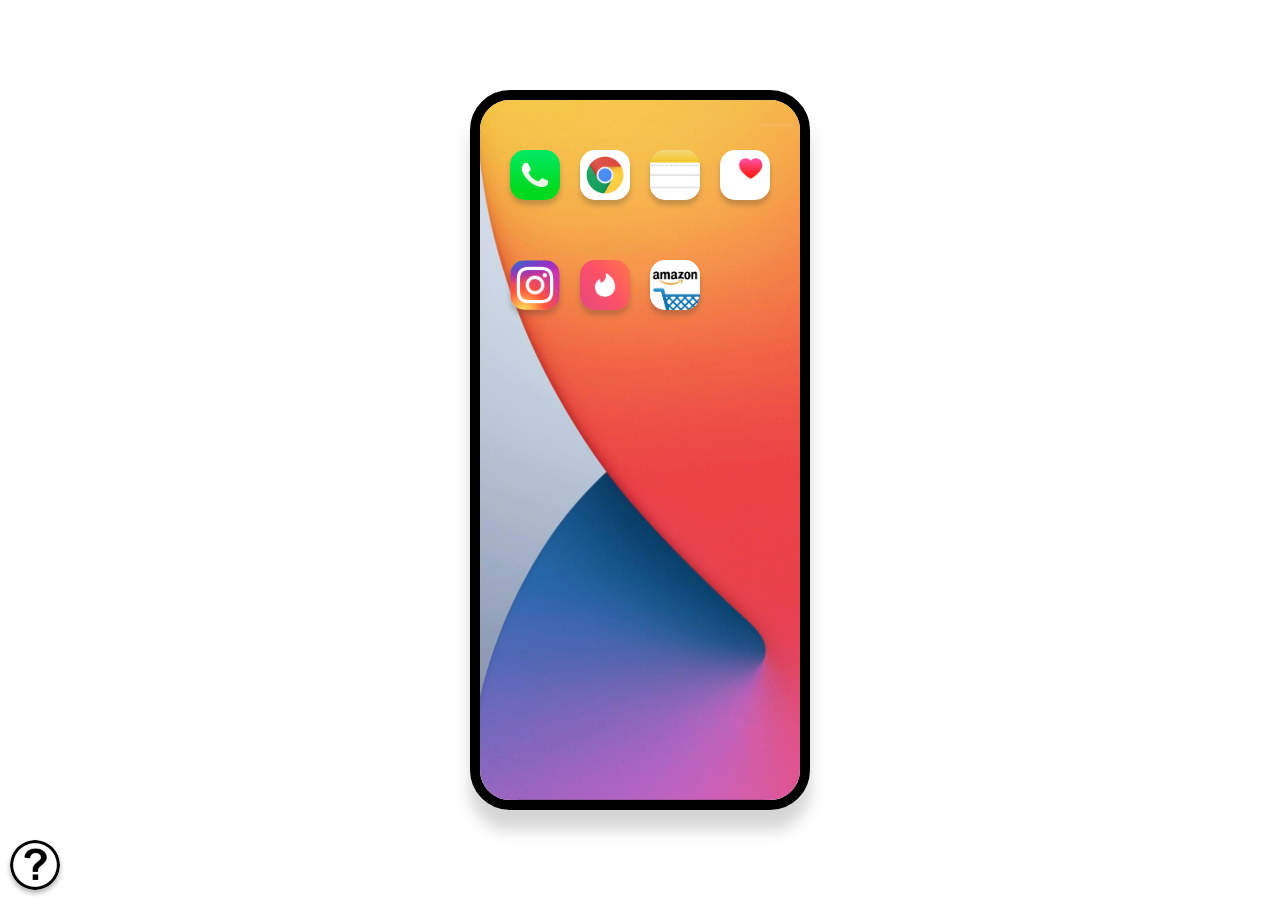
<file: index.html>
<!DOCTYPE html>
<html>
<head>
  <link rel="stylesheet" href="css/style.css" />
</head>
<body>
<div class="balancer"></div>
<div class="iphone">
  <div class="screen">
    <div class="icons">
      <div class="app" id="phone"></div>
      <a href="chrome.html"><div class="app" id="chrome"></div></a>
      <a href="notes.html"><div class="app" id="notes"></div></a>
      <a href="health.html"><div class="app" id="health"></div></a>
    </div>
    <div class="icons">
      <a href="instagram.html"><div class="app_2_row" id="instagram"></div></a>
      <a href="tinder.html"><div class="app_2_row" id="tinder"></div></a>
      <a href="amazon.html"><div class="app_2_row" id="amazon"></div></a>
      <div class="app_asdf"></div>
    </div>
    <div class="overlay" id="overlay">
      <div class="alert-box">
        <p id="phone-alert">You don't feel like calling anybody.</p>
        <button id="okBtn">OK</button>
      </div>
    </div>
  </div>
</div>
<div class="balancer"></div>
<a href="explain.html" class="question-mark-btn" id="question-mark-btn"></a>
<script src="apps.js"></script>
</body>
</html>
</file>
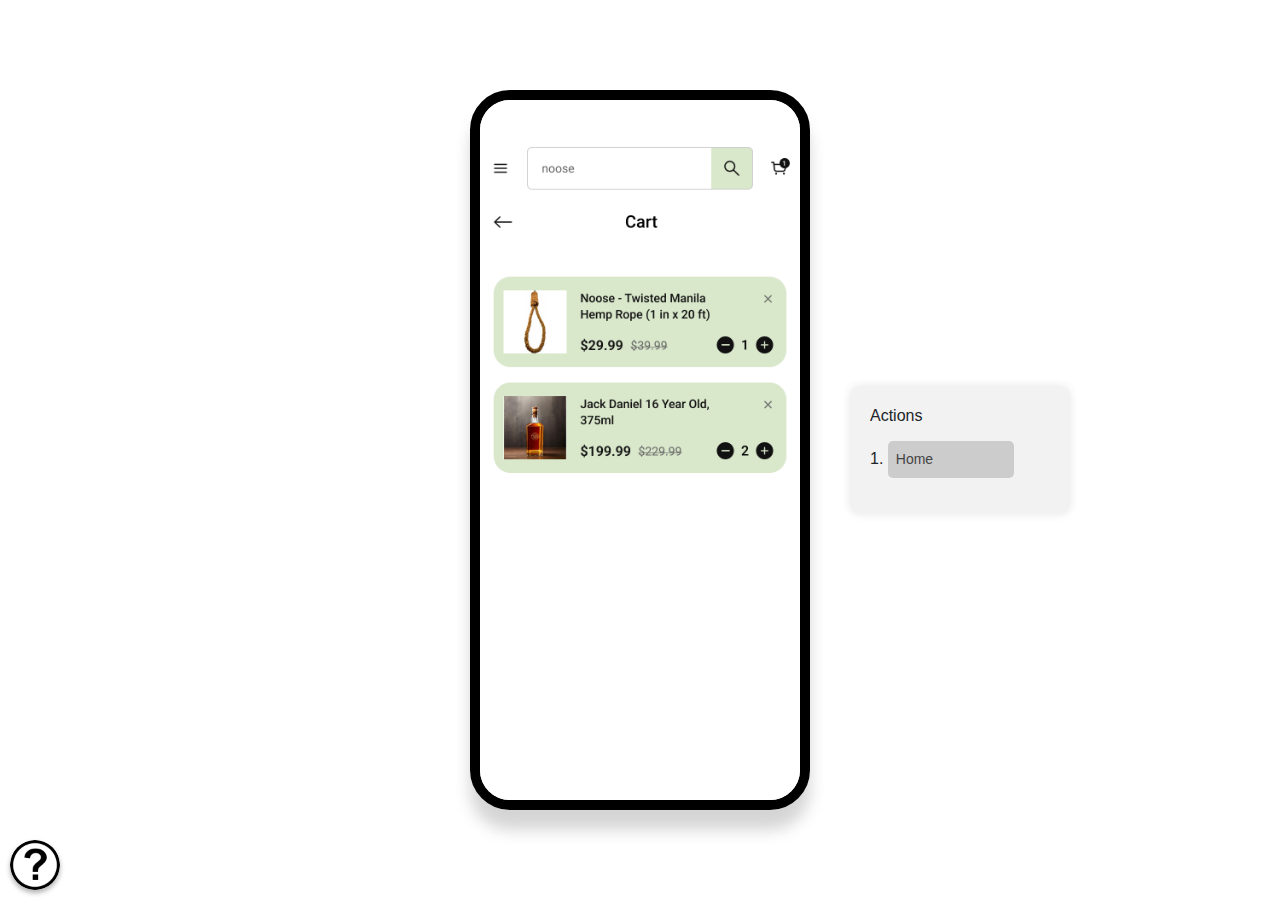
<file: amazon.html>
<!DOCTYPE html>
<html>
<head>
  <link href="css/bootstrap.min.css" rel="stylesheet" type="text/css"/>
  <link href="css/font-awesome.min.css" rel="stylesheet" type="text/css"/>
  <link href="css/insta.css" rel="stylesheet" type="text/css"/>
  <link rel="stylesheet" href="css/style.css" />
</head>
<body>
<div class="balancer"></div>
<div class="iphone-container">
  <div class="iphone">
      <div class="amazon-screen"></div>
  </div>
</div>
<div class="side-panel-container">
  <div class="side-panel">
    <h2>Actions</h2>
    <ul class="action-list">
      <li>1. <button onclick="goToHome()">Home</button></li>
    <!-- Add more buttons for different actions -->
    </ul>
  </div>
</div>
<a href="explain.html" class="question-mark-btn" id="question-mark-btn"></a>
<script src="apps.js"></script>
</body>
</html>
</file>
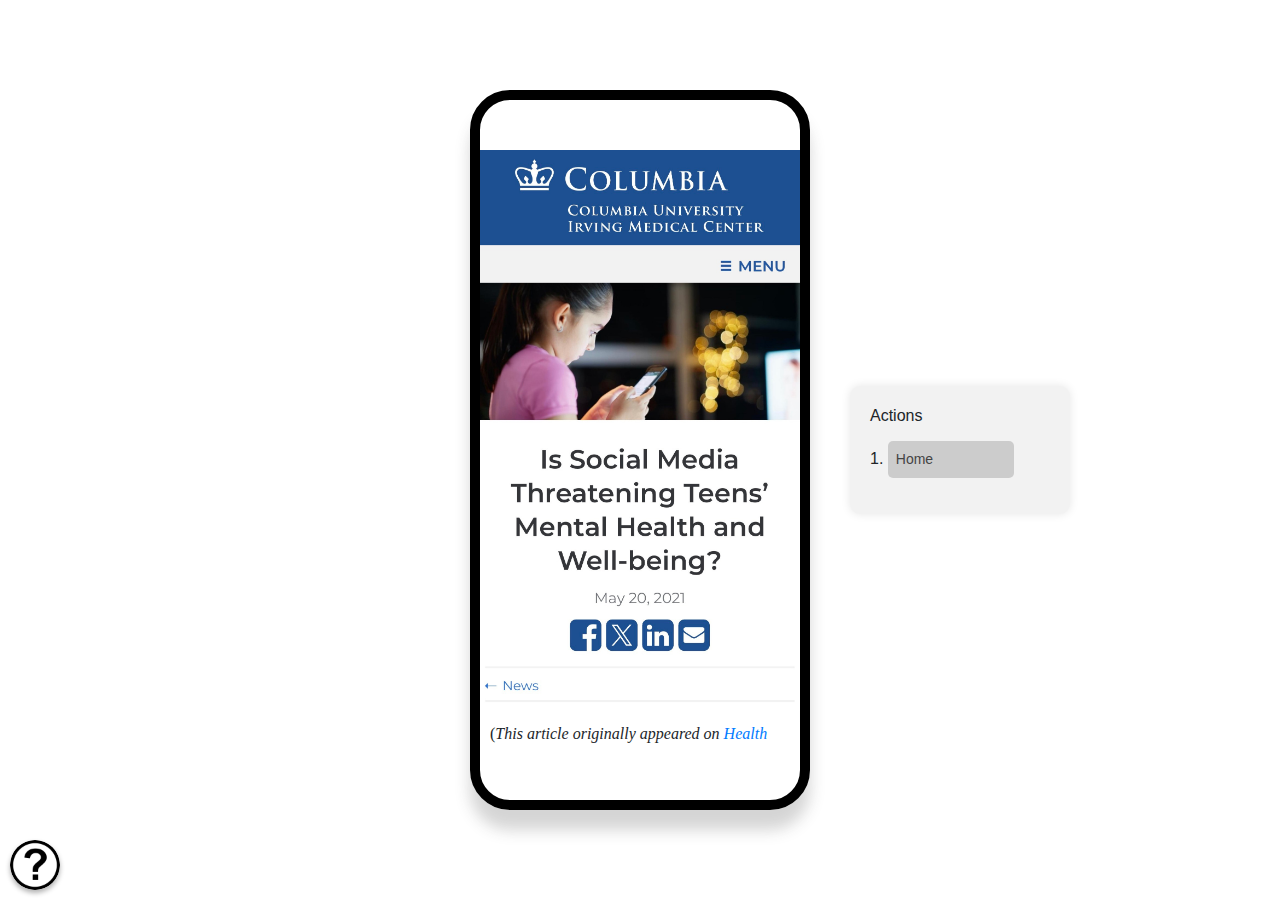
<file: chrome.html>
<!DOCTYPE html>
<html>
<head>
  <link href="css/bootstrap.min.css" rel="stylesheet" type="text/css"/>
  <link href="css/font-awesome.min.css" rel="stylesheet" type="text/css"/>
  <link href="css/insta.css" rel="stylesheet" type="text/css"/>
  <link rel="stylesheet" href="css/style.css" />
</head>
<body>
<div class="balancer"></div>
<div class="iphone-container">
  <div class="iphone">
      <div class="news-screen">
        <div class="news-box">
          <img width="320" src="images/chrome/socialmedia_news.jpg"></img>
          <div class="news-text">
            <p>(<em>This article originally appeared on <a href="https://healthmatters.nyp.org/is-social-media-threatening-teens-mental-health-and-well-being/" data-extlink="" target="_blank" rel="noopener noreferrer">Health Matters<span class="ext"></span></a>.</em>)</p>
            <p>Twelve and a half years old. That’s the average age at which a child opens a social media account. Growing research finds that the more time spent on social media, the more likely a person will experience mental health symptoms like anxiety, isolation, and hopelessness. And according to one recent study, high levels of social media use over the span of four years was associated with increased depression among middle and high school youths.</p>
            <p>We spoke with <a href="https://doctors.columbia.edu/us/ny/new-york/anne-marie-albano-phd-3-columbus-circle">Anne Marie Albano, PhD</a>, director of the&nbsp;<a href="https://www.columbiadoctors.org/childrens-health/specialties/psychiatry-psychology/overview/cucard-anxiety-clinic">Columbia University Clinic for Anxiety and Related Disorders</a> and&nbsp;professor of medical psychology in the Department of Psychiatry at Columbia University Vagelos College of Physicians and Surgeons, to understand just how harmful social media can be, and how to use it in a healthier way.</p>
            <hr>
            <p><strong>How is social media impacting young people’s mental health?</strong><br>
            There are youth, especially those with social anxiety or depression, who may have a tendency to spend more time online and reduce their real, face-to-face contact with other folks. When an individual is not engaging in the world in a healthy way—interacting with others, managing themselves in challenging situations, whether it’s in classes or speaking up in class, going on interviews, dealing with conflict with peers—and instead increase their online presence, this can exacerbate their feelings of alienation, hopelessness, isolation, anxiety, and depression.</p>
            <hr>
            <p><strong>Can you describe how the “culture of comparison” mindset can be particularly damaging?</strong><br>
            Any kid who is prone to concerns about their self-image and who they are, who is anxious about fitting in or what other people think about them, will inevitably compare themselves to the number of likes, friends, or followers other people have when they go online. They are looking at these sites through a negative lens of, “I’m never going to be as good as these people.” That mindset puts them at risk of increasing depression and isolation, and these are all factors that can contribute to feelings of suicide, especially when bullying gets added to the mix.</p>
            <hr>
            <p><strong>Who is most at risk for cyberbullying?</strong><br>
            The more you’re online, the more chances there are of being bullied or harassed or something negative happening. While we don’t have data that determines which gender gets bullied more, per se, we do know that LGBTQ youth are at a higher risk of being targeted and bullied online.</p>
            <hr>
            <p><strong>How much time is too much time on social media?</strong><br>
            According to a Pew Research study, 45% of teens admit that they are online “almost constantly.” So, if kids are online less than a couple of hours a day, they’re doing really well. But for those who spend three to six hours or more a day, that’s when they’re getting into iffy territory. It’s interfering with the time they could be spending with other people or doing things that help with their developmental growth, like engaging in school and extracurricular activities.</p>
            <p>Engaging in the world around you and having social interaction with others help to develop a sense of being part of the community and doing things that enhance your feelings of competency around other people. This engagement is extremely beneficial for your personal growth and development, and it doesn’t happen when you’re online.</p>
            <hr>
            <p><strong>How does social media impact those with attention-deficit disorders?</strong><br>
            Data show that those with ADHD (attention-deficit hyperactivity disorder) can fall into the rabbit hole of more time on social media and less time being in the world. This is especially true when it comes to gaming, because of the way that gaming programs are created; they directly affect the reinforcement systems in the brain in such a way that they’re very stimulating and exciting. When you’re participating in online gaming, you’re experiencing things that make you feel good about yourself, but in reality you’re in isolation from actual face-to-face interactions with people.</p>
            <hr>
            <p><strong>Why is social isolation dangerous?</strong><br>
            Because we live in a social world. It’s healthy for an individual to have at least one or two friends who listen to you, whom you can engage with, and have fun with. And isolation, especially isolation where you are in a world of watching Netflix, scrolling Instagram, or gaming, will increase anxiety and this sensation of unreality, which can give you a false sense of the way the world really works. If you stay online, you may get a false sense that the world is too hurtful or dangerous. A kid might feel, “There’s nothing out there for me. I can’t do anything. I might as well just lose myself in another season of whatever show this is.” And that’s not healthy. You don’t become a productive, contributing member of society.<span aria-hidden="true" class="ck-pullquote ck-pullquote--center" contenteditable="false" data-pullquote="&quot;Isolation, especially isolation where you are in a world of watching Netflix, scrolling Instagram, or gaming, will increase anxiety and this sensation of unreality, which can give you a false sense of the way the world really works.&quot;"> </span></p>
            <hr>
            <p><strong>How does social media impact sleep?</strong><br>
            We know that&nbsp;using screens&nbsp;directly impacts your ability to get good quality of sleep. The bottom line is technology keeps you awake. The artificial light arouses your brain and disrupts the production of melatonin to induce sleep. Studies have shown that sleep deprivation is linked to increased anxiety, stress, depression, and also substance abuse. That’s why it’s so important to disconnect from all screens an hour or more before it’s time to go to sleep.</p>
            <p>This is a big thing for the college students I work with. Many of them sleep with their phones either next to their beds or under their pillows. So, it’s vibrating or dinging all through the night, keeping them awake. Part of this is attributed to the notion of FOMO, or fear of missing out.</p>
            <hr>
            <p><strong>How is FOMO harmful?</strong><br>
            Other than keeping you tethered to your phone all day every day, this fear of missing out encourages young people to constantly try to build up their social media profile in some way, which makes them take risks that can then put them in an awkward position or lead to bullying.</p>
            <hr>
            <p><strong>Are some social media platforms worse than others?</strong><br>
            The honest truth is that there is risk with any platform. Whether it’s swiping on a dating app or posting YouTube videos, there will always be a risk, so it’s important to have a healthy relationship with it early on.</p>
            <hr>
            <p><strong>What are some strategies to help create a healthier relationship with social media?</strong><br>
            In our program for social anxiety at the Columbia University Clinic for Anxiety and Related Disorders, we teach teenagers and young adults how to create healthy boundaries: We work with them on what’s within their comfort zone, what makes sense when it comes to posting and liking other people’s posts, and how to stay safe and avoid buying into risky gimmicks or stunts that may be trending. We also work on how to respond to comments while ignoring others that may be inappropriate and learning when to block people.</p>
            <p>We also teach young people how to set limits on social media use. Mealtimes are a great time to put the phones away. Another healthy habit is to set a time each night when you’ll put all the screens away to give yourself enough time to wind down and prepare the body for sleep. The other thing is getting exercise every day. We teach kids to use what we call “Grandma’s rule” of “First eat your spinach, then you can have ice cream.” So in this case, we teach kids to first go exercise or do their homework or whatever activity that is healthy for them, then they can open up social media.</p>
            <hr>
            <p><strong>What can parents do to help?</strong><br>
            Parents will have to monitor and learn how to limit social media and overall screen time with their kids, starting at an early age. I think parents need to use parental controls until they know that their child is mature enough to manage their own accounts. So, it’s a matter of raising kids with strong family values and staying involved. Parents also have to model putting the phones and screens away themselves. When your kid comes to talk with you at the end of a school day, put the phone down and listen. Modeling this good behavior is critical. <span aria-hidden="true" class="ck-pullquote ck-pullquote--center" contenteditable="false" data-pullquote="&quot;Parents also have to model putting the phones and screens away themselves.&quot;"> </span></p>
            <hr>
            <p><strong>What are some positive aspects of social media?</strong><br>
            When used well, social media can help youth connect in the real world, whether it’s meeting up with like-minded kids, advancing their education, or engaging in healthy interests like art, music, or cooking classes.</p>
            <p>Avoiding social media altogether is nearly impossible these days; plus, it’s where many people find out about local events and activities—like art, music, cooking, hiking clubs, book clubs, you name it—that help them get out and socialize in the world. So, we want people on social media, but we want them to use it wisely.</p>
            <p><b><a href="https://www.cuimc.columbia.edu/news/social-media-threatening-teens-mental-health-and-well-being">Article Source</a></b></p>
            </div>
          </div>
        </div>
      </div>
  </div>
</div>
<div class="side-panel-container">
  <div class="side-panel">
    <h2>Actions</h2>
    <ul class="action-list">
      <li>1. <button onclick="goToHome()">Home</button></li>
    <!-- Add more buttons for different actions -->
    </ul>
  </div>
</div>
<a href="explain.html" class="question-mark-btn" id="question-mark-btn"></a>
<script src="apps.js"></script>
</body>
</html>
</file>
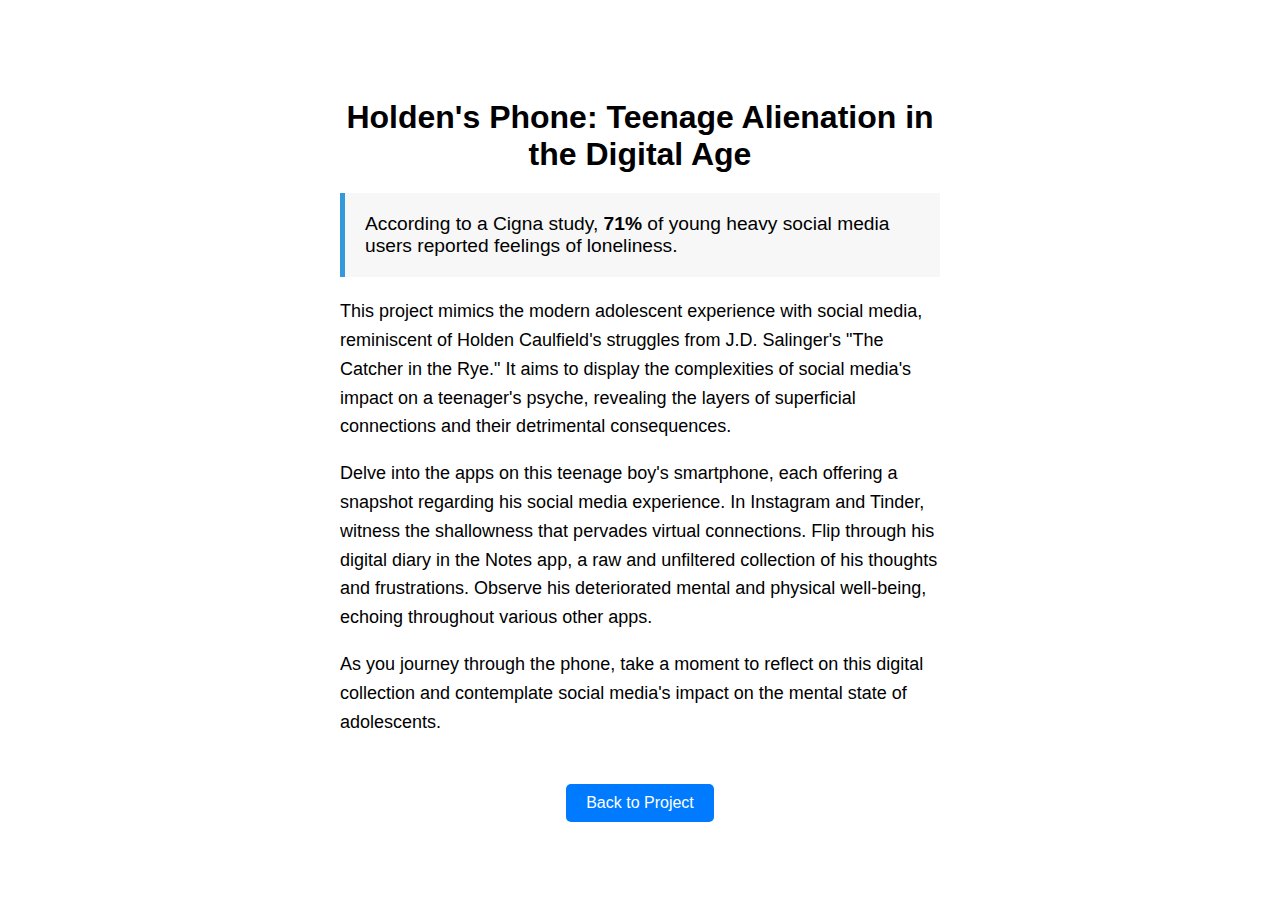
<file: explain.html>
<!DOCTYPE html>
<html lang="en">
<head>
  <link rel="stylesheet" href="css/style.css" /> 
  <meta charset="UTF-8">
  <title>Explanation Page</title>
  <style>
    body {
      font-family: Arial, sans-serif;
      display: flex;
      justify-content: center;
      align-items: center;
      height: 100vh;
      margin: 0;
      text-align: center;
    }

    .explanation {
      max-width: 600px;
      padding: 20px;
    }

    .explanation h1 {
      font-size: 32px;
      margin-bottom: 20px;
    }

    .explanation p {
      font-size: 18px;
      line-height: 1.6;
    }

    .back-button {
      margin-top: 30px;
      display: inline-block;
      padding: 10px 20px;
      text-decoration: none;
      color: #fff;
      background-color: #007bff;
      border-radius: 5px;
      transition: background-color 0.3s ease;
    }

    .back-button:hover {
      background-color: #0056b3;
    }
  </style>
</head>
<body>
  <div class="explanation">
    <h1>Holden's Phone: Teenage Alienation in the Digital Age</h1>
    <div class="left-text">
    <blockquote>
    According to a Cigna study, <b>71%</b> of young heavy social media users reported feelings of loneliness.
    </blockquote>
    <p>
    This project mimics the modern adolescent experience with social media, reminiscent of Holden Caulfield's struggles from J.D. Salinger's "The Catcher in the Rye." It aims to display the complexities of social media's impact on a teenager's psyche, revealing the layers of superficial connections and their detrimental consequences.
    </p>
    <p>
    Delve into the apps on this teenage boy's smartphone, each offering a snapshot regarding his social media experience. In Instagram and Tinder, witness the shallowness that pervades virtual connections. Flip through his digital diary in the Notes app, a raw and unfiltered collection of his thoughts and frustrations. Observe his deteriorated mental and physical well-being, echoing throughout various other apps.
    </p>
    <p>
    As you journey through the phone, take a moment to reflect on this digital collection and contemplate social media's impact on the mental state of adolescents.
    </p>
    </div>
    <a href="index.html" class="back-button">Back to Project</a>
  </div>
</body>
</html>
</file>
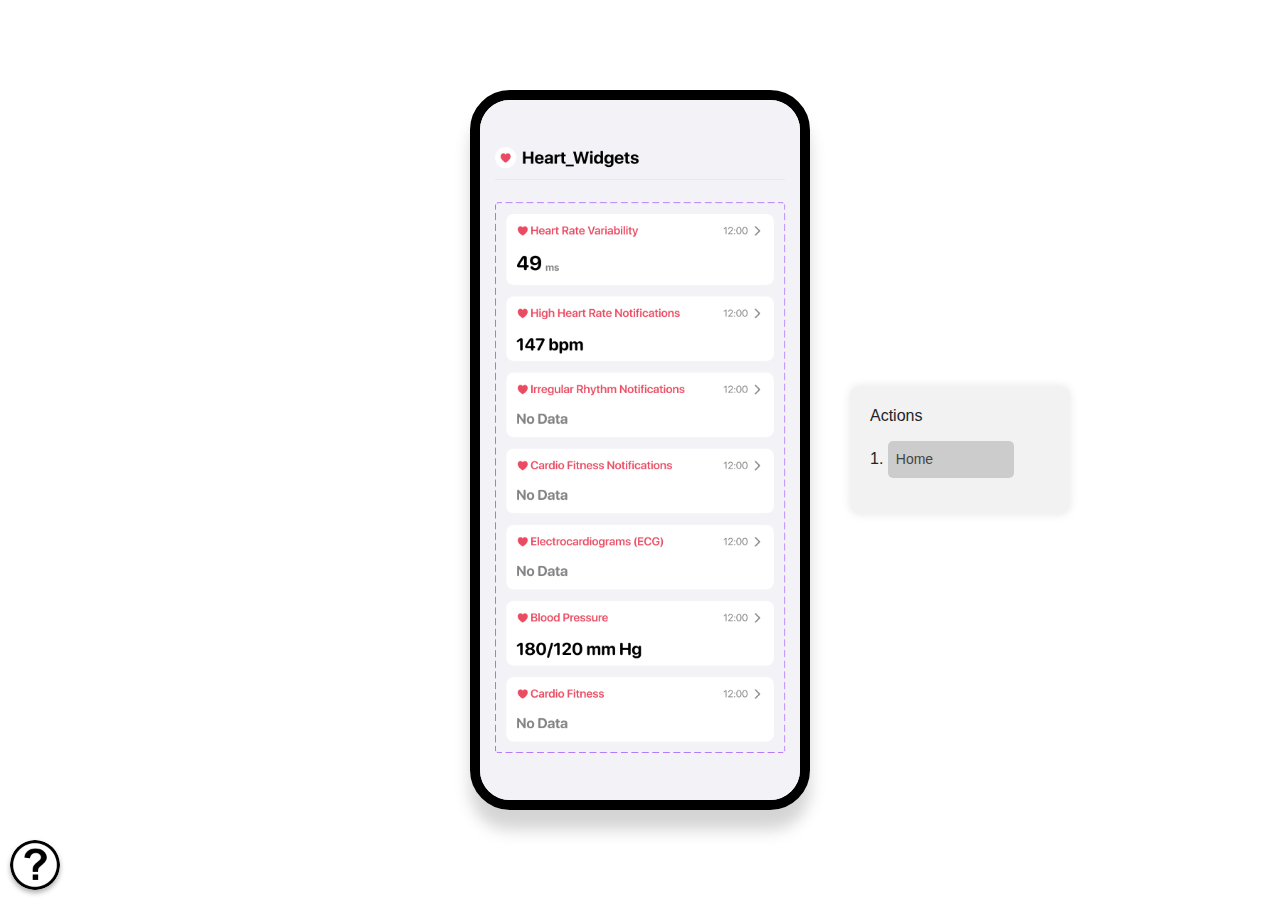
<file: health.html>
<!DOCTYPE html>
<html>
<head>
  <link href="css/bootstrap.min.css" rel="stylesheet" type="text/css"/>
  <link href="css/font-awesome.min.css" rel="stylesheet" type="text/css"/>
  <link href="css/insta.css" rel="stylesheet" type="text/css"/>
  <link rel="stylesheet" href="css/style.css" />
</head>
<body>
<div class="balancer"></div>
<div class="iphone-container">
  <div class="iphone">
      <div class="health-screen"></div>
  </div>
</div>
<div class="side-panel-container">
  <div class="side-panel">
    <h2>Actions</h2>
    <ul class="action-list">
      <li>1. <button onclick="goToHome()">Home</button></li>
    <!-- Add more buttons for different actions -->
    </ul>
  </div>
</div>
<a href="explain.html" class="question-mark-btn" id="question-mark-btn"></a>
<script src="apps.js"></script>
</body>
</html>
</file>
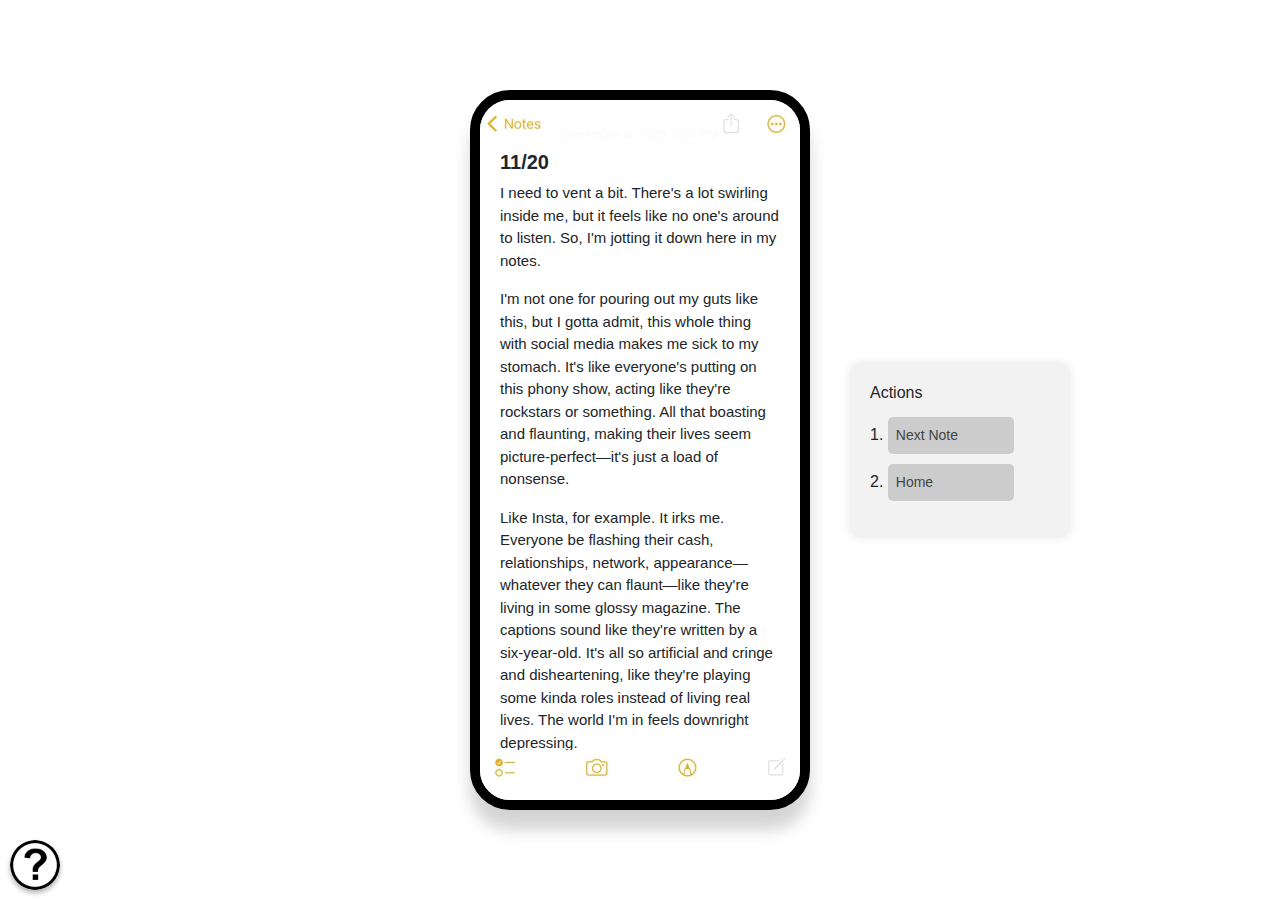
<file: notes.html>
<!DOCTYPE html>
<html>
<head>
  <link href="css/bootstrap.min.css" rel="stylesheet" type="text/css"/>
  <link href="css/font-awesome.min.css" rel="stylesheet" type="text/css"/>
  <link href="css/insta.css" rel="stylesheet" type="text/css"/>
  <link rel="stylesheet" href="css/style.css" />
</head>
<body>
<div class="balancer"></div>
<div class="iphone-container">
  <div class="iphone">
      <div class="notes-screen">
        <div class="diary-box">
          <div class="diary-writing">
            <h5><b>11/20</b></h5>
            <p>I need to vent a bit. There's a lot swirling inside me, but it feels like no one's around to listen. So, I'm jotting it down here in my notes.</p>

            <p>I'm not one for pouring out my guts like this, but I gotta admit, this whole thing with social media makes me sick to my stomach. It's like everyone's putting on this phony show, acting like they're rockstars or something. All that boasting and flaunting, making their lives seem picture-perfect—it's just a load of nonsense.</p>

            <p>Like Insta, for example. It irks me. Everyone be flashing their cash, relationships, network, appearance—whatever they can flaunt—like they're living in some glossy magazine. The captions sound like they're written by a six-year-old. It's all so artificial and cringe and disheartening, like they're playing some kinda roles instead of living real lives. The world I'm in feels downright depressing.</p>

            <p>I don't know, maybe I can't change much about it. Maybe I'm just being a social reject.</p>

            <p>I thought of grabbing some whiskey and finding company this week—some kind of remedy for this soulless virtual world.</p>
          </div>
        </div>
      </div>
  </div>
</div>
<div class="side-panel-container">
  <div class="side-panel">
    <h2>Actions</h2>
    <ul class="action-list">
      <li>1. <button onclick="nextNote()">Next Note</button></li>
      <li>2. <button onclick="goToHome()">Home</button></li>
    <!-- Add more buttons for different actions -->
    </ul>
  </div>
</div>
<a href="explain.html" class="question-mark-btn" id="question-mark-btn"></a>
<script src="apps.js"></script>
</body>
</html>
</file>
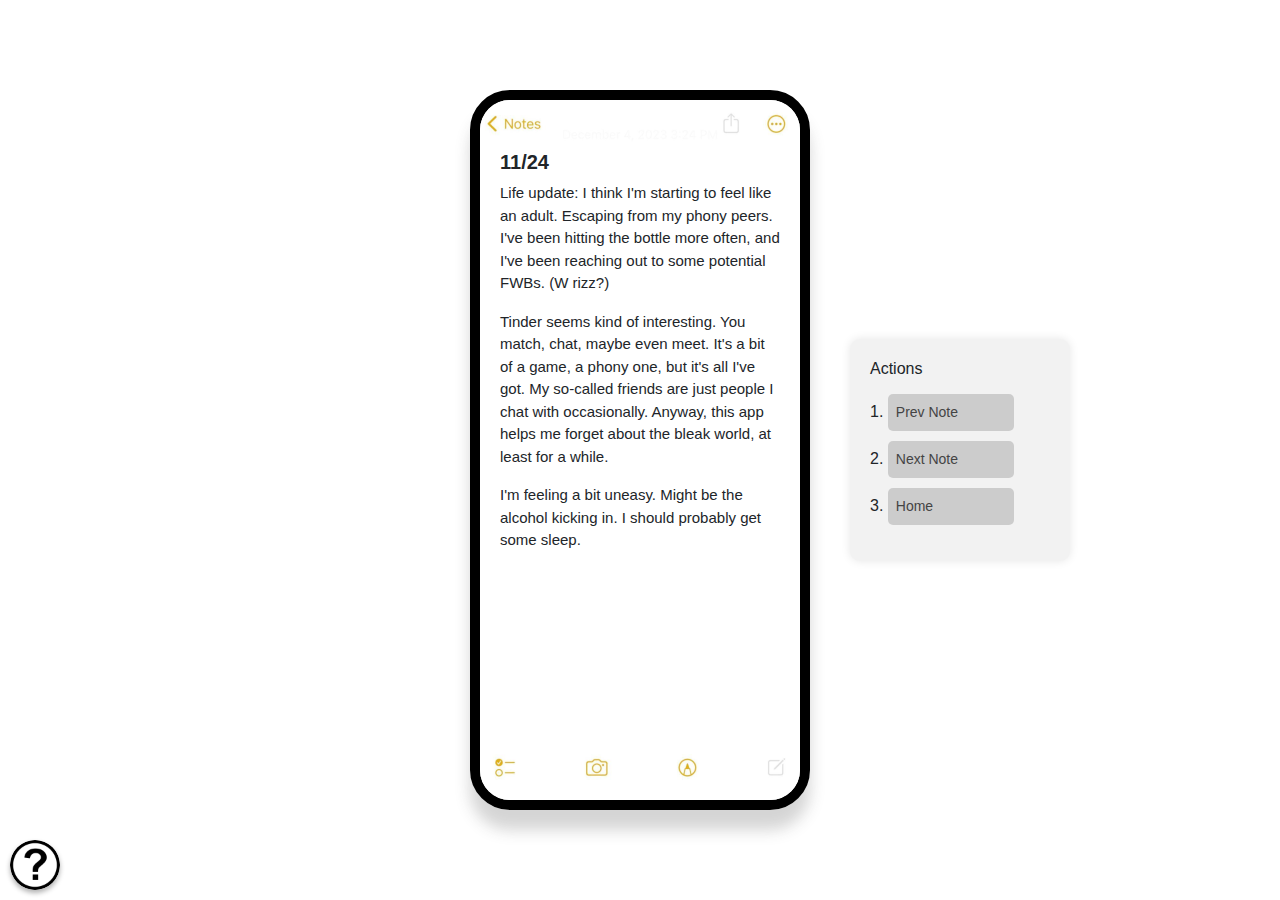
<file: notes2.html>
<!DOCTYPE html>
<html>
<head>
  <link href="css/bootstrap.min.css" rel="stylesheet" type="text/css"/>
  <link href="css/font-awesome.min.css" rel="stylesheet" type="text/css"/>
  <link href="css/insta.css" rel="stylesheet" type="text/css"/>
  <link rel="stylesheet" href="css/style.css" />
</head>
<body>
<div class="balancer"></div>
<div class="iphone-container">
  <div class="iphone">
      <div class="notes-screen">
        <div class="diary-box">
          <div class="diary-writing">
            <h5><b>11/24</b></h5>
            <p>Life update: I think I'm starting to feel like an adult. Escaping from my phony peers. I've been hitting the bottle more often, and I've been reaching out to some potential FWBs. (W rizz?)</p>

<p>Tinder seems kind of interesting. You match, chat, maybe even meet. It's a bit of a game, a phony one, but it's all I've got. My so-called friends are just people I chat with occasionally. Anyway, this app helps me forget about the bleak world, at least for a while.</p>

<p>I'm feeling a bit uneasy. Might be the alcohol kicking in. I should probably get some sleep.</p>
          </div>
        </div>
      </div>
  </div>
</div>
<div class="side-panel-container">
  <div class="side-panel">
    <h2>Actions</h2>
    <ul class="action-list">
      <li>1. <button onclick="prevNote()">Prev Note</button></li>
      <li>2. <button onclick="nextNote()">Next Note</button></li>
      <li>3. <button onclick="goToHome()">Home</button></li>
    <!-- Add more buttons for different actions -->
    </ul>
  </div>
</div>
<a href="explain.html" class="question-mark-btn" id="question-mark-btn"></a>
<script src="apps.js"></script>
</body>
</html>
</file>
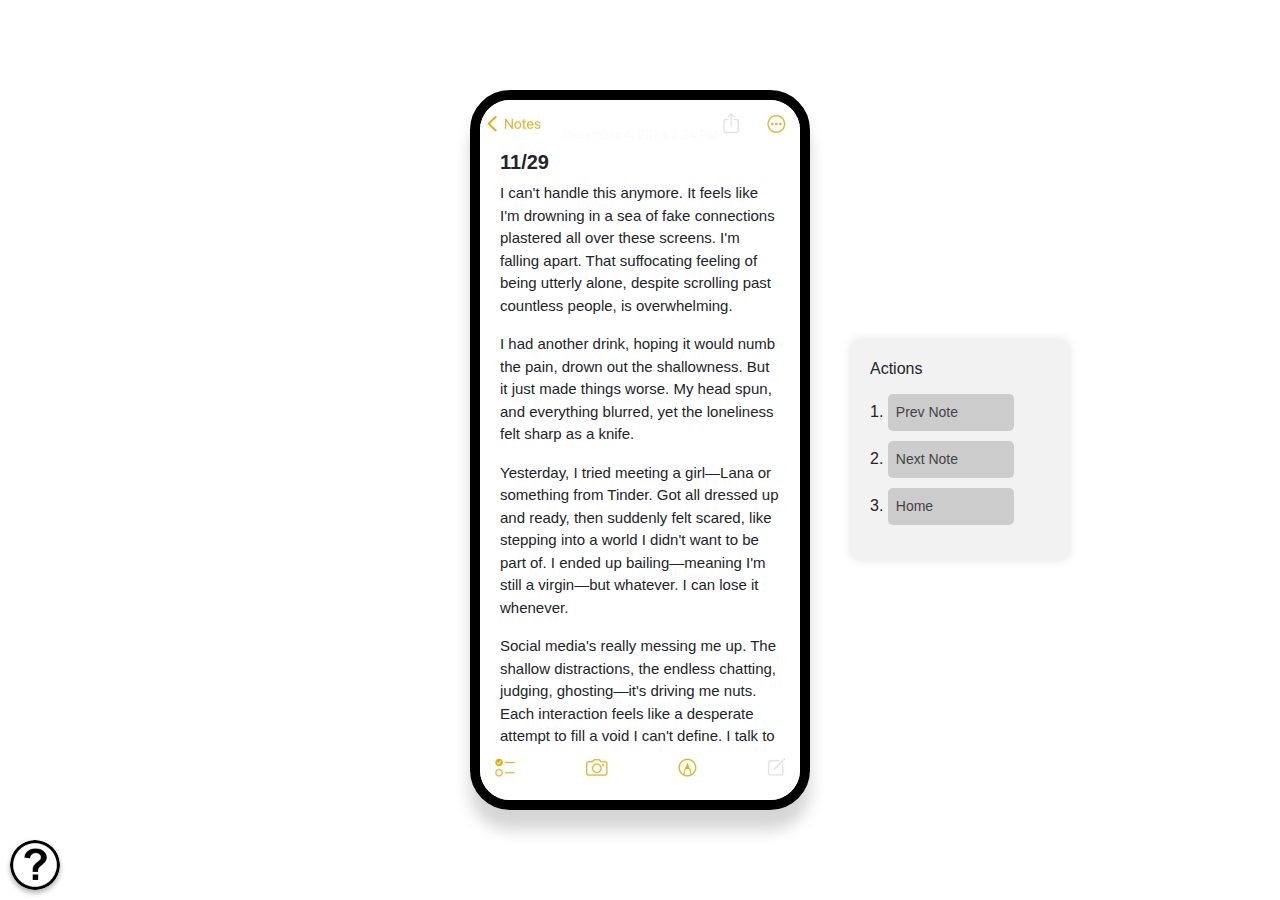
<file: notes3.html>
<!DOCTYPE html>
<html>
<head>
  <link href="css/bootstrap.min.css" rel="stylesheet" type="text/css"/>
  <link href="css/font-awesome.min.css" rel="stylesheet" type="text/css"/>
  <link href="css/insta.css" rel="stylesheet" type="text/css"/>
  <link rel="stylesheet" href="css/style.css" />
</head>
<body>
<div class="balancer"></div>
<div class="iphone-container">
  <div class="iphone">
      <div class="notes-screen">
        <div class="diary-box">
          <div class="diary-writing">
            <h5><b>11/29</b></h5>
            <p>I can't handle this anymore. It feels like I'm drowning in a sea of fake connections plastered all over these screens. I'm falling apart. That suffocating feeling of being utterly alone, despite scrolling past countless people, is overwhelming.</p>

<p>I had another drink, hoping it would numb the pain, drown out the shallowness. But it just made things worse. My head spun, and everything blurred, yet the loneliness felt sharp as a knife.</p>

<p>Yesterday, I tried meeting a girl—Lana or something from Tinder. Got all dressed up and ready, then suddenly felt scared, like stepping into a world I didn't want to be part of. I ended up bailing—meaning I'm still a virgin—but whatever. I can lose it whenever.</p>

<p>Social media's really messing me up. The shallow distractions, the endless chatting, judging, ghosting—it's driving me nuts. Each interaction feels like a desperate attempt to fill a void I can't define. I talk to people, hoping for a connection that never arrives.</p>

<p>The more I try, the more disconnected I become. It's eating away at me. I'm tired of pretending everything's fine, pretending I'm not sinking deeper into this emptiness. I feel unbearably lonely. Help. Please help.</p>
          </div>
        </div>
      </div>
  </div>
</div>
<div class="side-panel-container">
  <div class="side-panel">
    <h2>Actions</h2>
    <ul class="action-list">
      <li>1. <button onclick="prevNote()">Prev Note</button></li>
      <li>2. <button onclick="nextNote()">Next Note</button></li>
      <li>3. <button onclick="goToHome()">Home</button></li>
    <!-- Add more buttons for different actions -->
    </ul>
  </div>
</div>
<a href="explain.html" class="question-mark-btn" id="question-mark-btn"></a>
<script src="apps.js"></script>
</body>
</html>
</file>
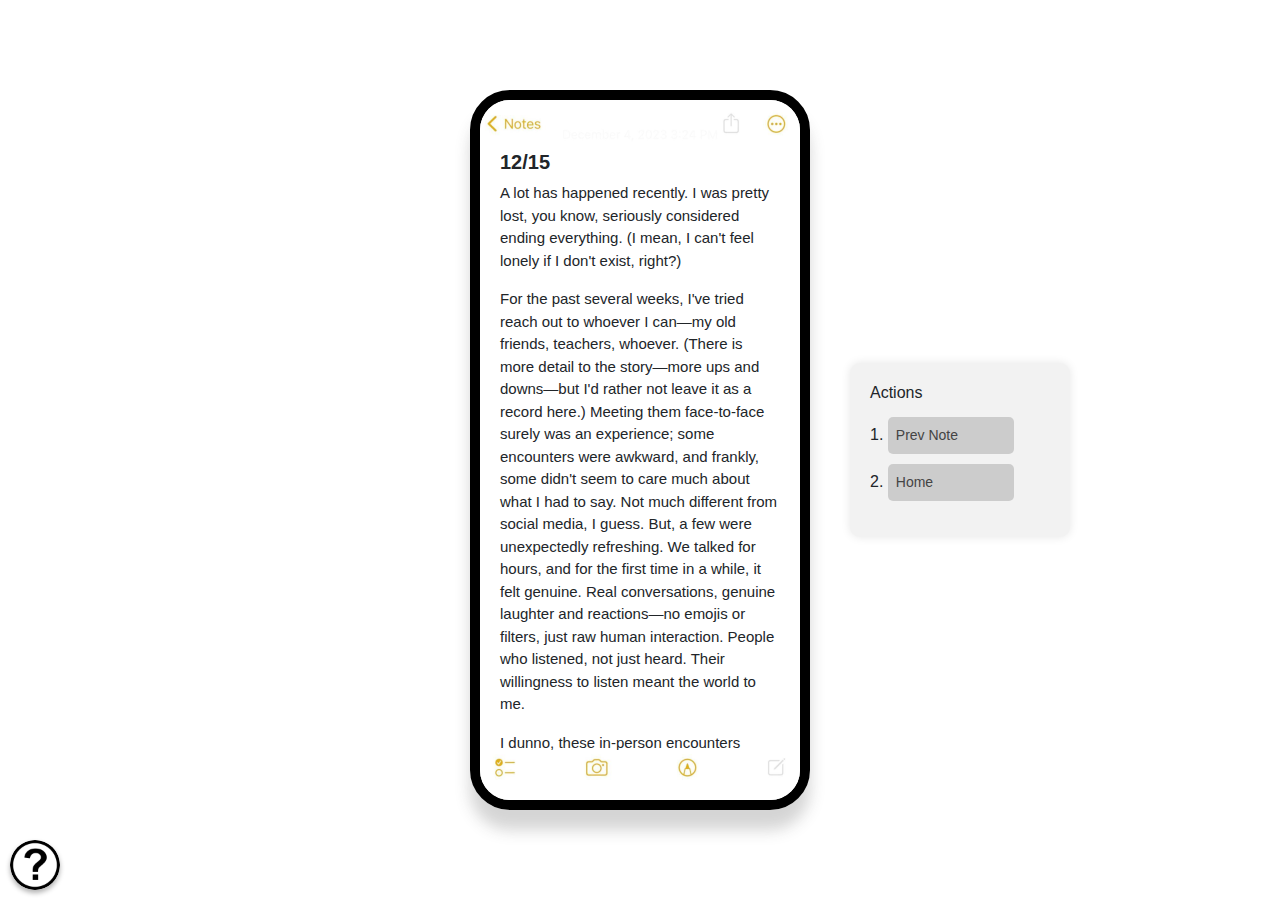
<file: notes4.html>
<!DOCTYPE html>
<html>
<head>
  <link href="css/bootstrap.min.css" rel="stylesheet" type="text/css"/>
  <link href="css/font-awesome.min.css" rel="stylesheet" type="text/css"/>
  <link href="css/insta.css" rel="stylesheet" type="text/css"/>
  <link rel="stylesheet" href="css/style.css" />
</head>
<body>
<div class="balancer"></div>
<div class="iphone-container">
  <div class="iphone">
      <div class="notes-screen">
        <div class="diary-box">
          <div class="diary-writing">
            <h5><b>12/15</b></h5>
            <p>
            A lot has happened recently. I was pretty lost, you know, seriously considered ending everything. (I mean, I can't feel lonely if I don't exist, right?)
            </p>
            <p>
            For the past several weeks, I've tried reach out to whoever I can—my old friends, teachers, whoever. (There is more detail to the story—more ups and downs—but I'd rather not leave it as a record here.) Meeting them face-to-face surely was an experience; some encounters were awkward, and frankly, some didn't seem to care much about what I had to say. Not much different from social media, I guess. But, a few were unexpectedly refreshing. We talked for hours, and for the first time in a while, it felt genuine. Real conversations, genuine laughter and reactions—no emojis or filters, just raw human interaction. People who listened, not just heard. Their willingness to listen meant the world to me.
            </p>
            <p>
            I dunno, these in-person encounters kinda saved me, at least for now. It made me realize that perhaps, just maybe, there's still a chance for authentic connections in this world. I'm starting to believe that I don't need those flashy profiles or hollow conversations behind screens; what I need are real people and real moments. Breaking free from this virtual world.
            </p>
            <p>
            And apparently, this isolation issue from social media isn't just my problem. I've googled and found that many people feel the same way. It's like this whole virtual world is suffocating us. I dunno, I guess it's kinda reassuring knowing I'm not alone in navigating this suffocating digital world.
            </p>
            <p>
            Anyway, it might be time to dial back on social media. I mean, seriously, scrolling through all that nonsense isn't doing me any favors. And about the drinking thing, yeah, I'm thinking it's not doing me any favors either. Maybe it's time to hit pause on that too. It's like a step towards finding my own vibe—I'm just ready to swap the screen time for something more real.
            </p>
          </div>
        </div>
      </div>
  </div>
</div>
<div class="side-panel-container">
  <div class="side-panel">
    <h2>Actions</h2>
    <ul class="action-list">
      <li>1. <button onclick="prevNote()">Prev Note</button></li>
      <li>2. <button id="phone-activator" onclick="goToHome()">Home</button></li>
    <!-- Add more buttons for different actions -->
    </ul>
  </div>
</div>
<a href="explain.html" class="question-mark-btn" id="question-mark-btn"></a>
<script src="apps.js"></script>
</body>
</html>
</file>
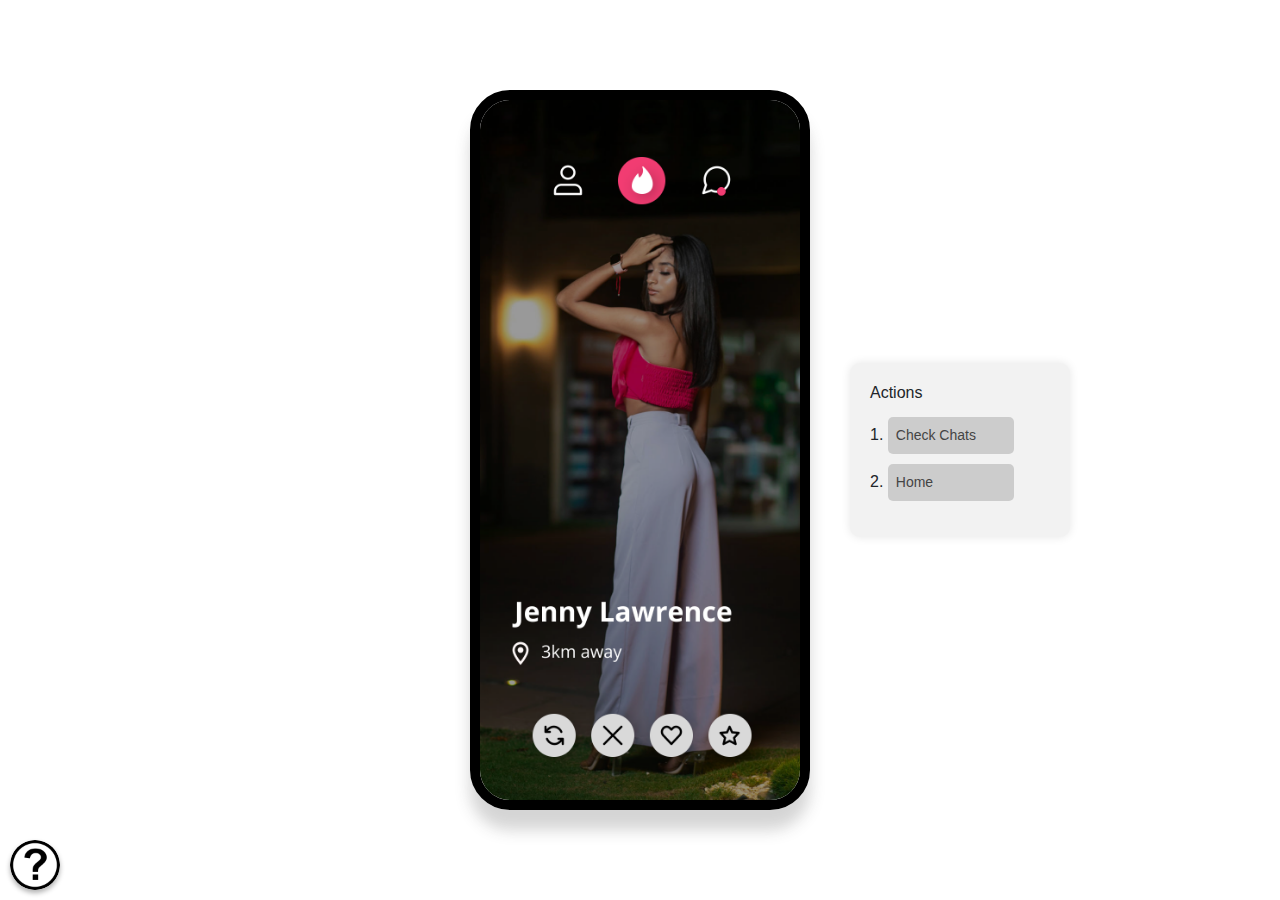
<file: tinder.html>
<!DOCTYPE html>
<html>
<head>
  <link href="css/bootstrap.min.css" rel="stylesheet" type="text/css"/>
  <link href="css/font-awesome.min.css" rel="stylesheet" type="text/css"/>
  <link href="css/insta.css" rel="stylesheet" type="text/css"/>
  <link rel="stylesheet" href="css/style.css" />
</head>
<body>
<div class="balancer"></div>
<div class="iphone-container">
  <div class="iphone">
      <div class="tinder-screen"></div>
  </div>
</div>
<div class="side-panel-container">
  <div class="side-panel">
    <h2>Actions</h2>
    <ul class="action-list">
      <li>1. <button onclick="goTinderChat()">Check Chats</button></li>
      <li>2. <button onclick="goToHome()">Home</button></li>
    <!-- Add more buttons for different actions -->
    </ul>
  </div>
</div>
<a href="explain.html" class="question-mark-btn" id="question-mark-btn"></a>
<script src="apps.js"></script>
</body>
</html>
</file>
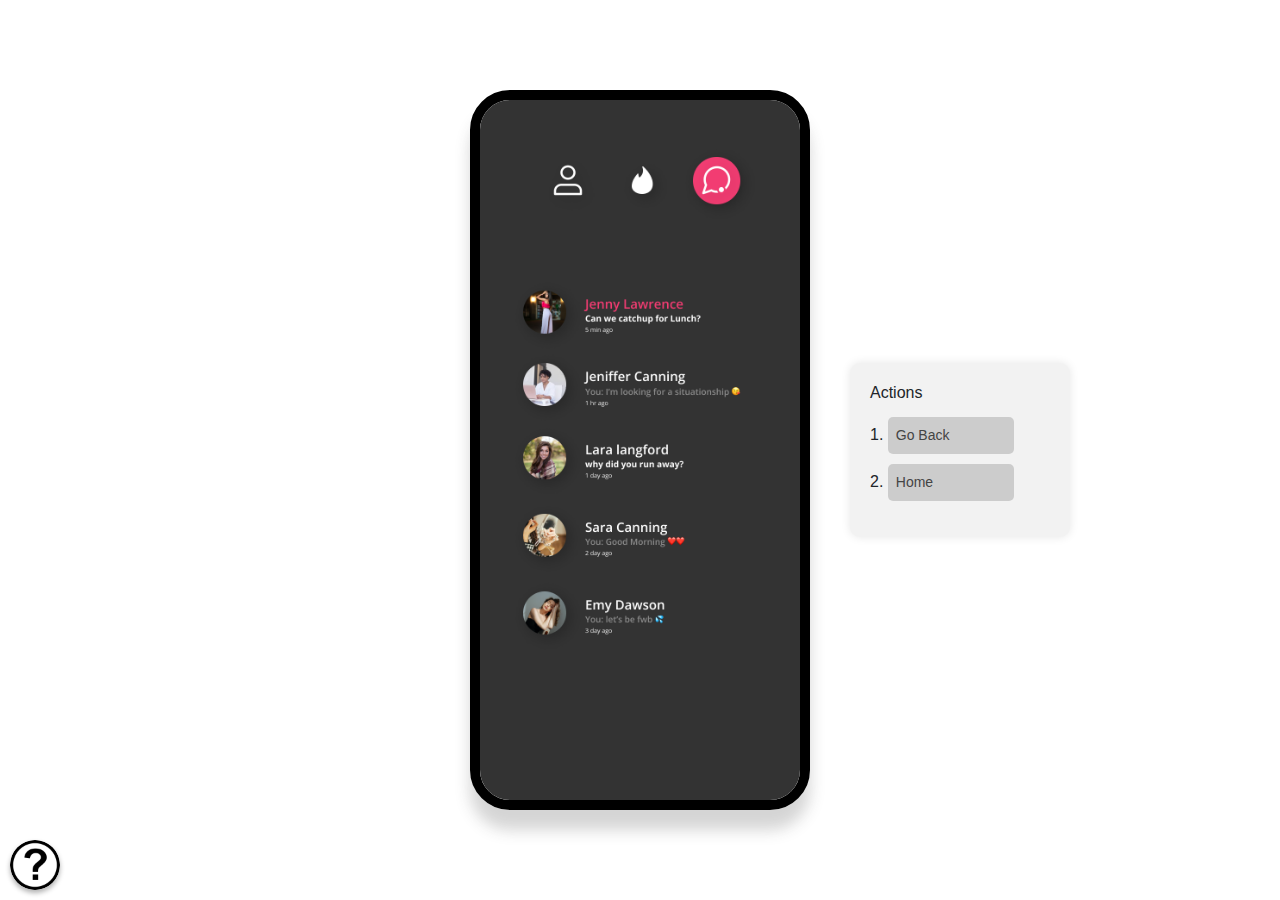
<file: tinder2.html>
<!DOCTYPE html>
<html>
<head>
  <link href="css/bootstrap.min.css" rel="stylesheet" type="text/css"/>
  <link href="css/font-awesome.min.css" rel="stylesheet" type="text/css"/>
  <link href="css/insta.css" rel="stylesheet" type="text/css"/>
  <link rel="stylesheet" href="css/style.css" />
</head>
<body>
<div class="balancer"></div>
<div class="iphone-container">
  <div class="iphone">
      <div class="tinder2-screen"></div>
  </div>
</div>
<div class="side-panel-container">
  <div class="side-panel">
    <h2>Actions</h2>
    <ul class="action-list">
      <li>1. <button onclick="goTinderBack()">Go Back</button></li>
      <li>2. <button onclick="goToHome()">Home</button></li>
    <!-- Add more buttons for different actions -->
    </ul>
  </div>
</div>
<a href="explain.html" class="question-mark-btn" id="question-mark-btn"></a>
<script src="apps.js"></script>
</body>
</html>
</file>
<file: css/style.css>
html {
  height:100%;
}
.iphone {
  margin:auto;
  margin-top: 0;
  margin-bottom: 0;
  border:10px solid black;
  border-radius:40px;
  width:320px;
  height:700px;
  position:relative;
  box-shadow:0px 20px 15px #33333335;
}
.notch {
  z-index:50;
  top:0;
  left:62px;
  position:absolute;
  background:#000000;
  width:200px;
  height:30px;
  border-radius:0px 0px 20px 20px;
}
.screen {
  z-index:10;
  position:absolute;
  background:url("../images/iphone/background.jpeg");
  background-size:cover;
  width:100%;
  height:100%;
  border-radius:30px;
}

.insta-screen {
  z-index:10;
  position:absolute;
  /* background:url("../images/insta/instabg.png"); */
  background-size:cover;
  width:100%;
  height:100%;
  border-radius:30px;
  overflow-y: scroll;
}

.health-screen {
  z-index:10;
  position:absolute;
  background:url("../images/health/healthbg.png");
  background-size:cover;
  width:100%;
  height:100%;
  border-radius:30px;
  overflow-y: scroll;
}

.tinder-screen {
  z-index:10;
  position:absolute;
  background:url("../images/tinder/tinder1.png");
  background-size:cover;
  width:100%;
  height:100%;
  border-radius:30px;
}

.tinder2-screen {
  z-index:10;
  position:absolute;
  background:url("../images/tinder/tinder2.png");
  background-size:cover;
  width:100%;
  height:100%;
  border-radius:30px;
}

.amazon-screen {
  z-index:10;
  position:absolute;
  background:url("../images/amazon/amazonbg.png");
  background-size:cover;
  width:100%;
  height:100%;
  border-radius:30px;
}

.notes-screen {
  z-index:10;
  position:absolute;
  background:url("../images/notes/notesbg.png");
  background-size:cover;
  width:100%;
  height:100%;
  border-radius:30px;
}

.icons {
  margin-top:40px;
  justify-content:center;
  display:flex;
}
.icons .app{
  margin:10px;
  z-index:100;
  background:white;
  width:50px;
  height:50px;
  border-radius:15px;
  box-shadow:0px 5px 5px #33333340;
  cursor:pointer;
  transition: transform 400ms ease-in-out;
}

.icons .app_2_row{
  margin:10px;
  z-index:100;
  background:white;
  width:50px;
  height:50px;
  border-radius:15px;
  box-shadow:0px 5px 5px #33333340;
  cursor:pointer;
  transition: transform 400ms ease-in-out;
}

.icons .app_asdf{
  margin:10px;
  z-index:100;
  width:50px;
  height:50px;
  border-radius:15px;
}

#phone {
  background:url("../images/iphone/phone.png");
  background-size:cover;
}
#chrome {
  background:url("../images/iphone/chrome.jpeg");
  background-size:cover;
  background-position:center;
}
#notes {
  background:url("../images/iphone/notes.png");
  background-size:cover;
}
#health {
  background:url("../images/iphone/health.png");
  background-size:cover;
  background-position:center;
}
#instagram {
  background:url("../images/iphone/instagram.webp");
  background-size:cover;
  background-position:center;
}
#tinder {
  background:url("../images/iphone/tinder_logo.png");
  background-size:cover;
  background-position:center;
}
#amazon {
  background:url("../images/iphone/amazon_logo.png");
  background-size:cover;
  background-position:center;
}
.app_2_row:nth-child(4) {
  background:url("../images/iphone/wish.png");
  background-size:cover;
  background-position:center;
}
.app_3_row:nth-child(1) {
  background:url("../images/iphone/coc.jpeg");
  background-size:cover;
}
.app_3_row:nth-child(2) {
  background:url("../images/iphone/candy-crush.jpeg");
  background-size:cover;
}
.app_3_row:nth-child(3) {
  background:url("../images/iphone/poker.jpg");
  background-size:cover;
}
.app_3_row:nth-child(4) {
  background:url("../images/iphone/cod.png");
  background-size:cover;
}
.app_4_row:nth-child(1) {
  background:url("../images/iphone/facebook.png");
  background-size:cover;
}
.app_4_row:nth-child(2) {
  background:url("../images/iphone/messenger.svg");
  background-size:cover;
}
.app_4_row:nth-child(3) {
  background:url("../images/iphone/whatsapp.png");
  background-size:cover;
}
.app_4_row:nth-child(4) {
  background:url("../images/iphone/instagram.webp");
  background-size:cover;
  background-position:center;
}
.icons div:hover{
  transform:scale(0.8);
}

body {
  font-family: Arial, sans-serif;
  display: flex;
  justify-content: center;
  align-items: center;
  height: 100%;
  margin: 0;
}

.overlay {
  display: none;
  position: fixed;
  top: 0;
  left: 0;
  width: 100%;
  height: 100%;
  /* background-color: rgba(0, 0, 0, 0.5); */
  justify-content: center;
  align-items: center;
}

.alert-box {
  background-color: #fff;
  padding: 20px;
  border-radius: 5px;
  text-align: center;
}

#okBtn {
  padding: 8px 20px;
  margin-top: 15px;
  border: none;
  border-radius: 5px;
  background-color: #676767;
  color: #fff;
  cursor: pointer;
}

#okBtn:hover {
  background-color: #4f4f4f;
}

/* Explain */
.explain-overlay {
  display: none;
  position: fixed;
  top: 0;
  left: 0;
  width: 100%;
  height: 100%;
  /* background-color: rgba(0, 0, 0, 0.5); */
  justify-content: center;
  align-items: center;
}

#explain-okBtn {
  padding: 8px 20px;
  margin-top: 15px;
  border: none;
  border-radius: 5px;
  background-color: #676767;
  color: #fff;
  cursor: pointer;
}

#explain-okBtn:hover {
  background-color: #4f4f4f;
}


/* Chrome */
.news-box {
  height: 600px;
  margin-top: 50px;
  margin-bottom: 50px;
  overflow-y: scroll;
  font-family: "itc-giovanni","ITC Giovanni Std","Georgia","Times New Roman","Times",serif;
}

.news-text {
  padding-left: 10px;
  padding-right: 10px;
}

/* Diary (Notes) */
.diary-box {
  height: 600px;
  margin-top: 50px;
  margin-bottom: 50px;
  overflow-y: scroll;
}

.diary-writing {
  padding-left: 20px;
  padding-right:20px;
  /* padding-top: 50px; */
  font-family: sans-serif;
}

.diary-writing h5 {
  font-size: 20px;
}

.diary-writing p {
  font-size: 15px;
}

/* INSTA */
.insta-img {
  width: 320px;
}

/* SIDE PANEL */

.balancer {
  display: flex;
  justify-content: space-between;
  align-items: center;
  width: 220px;
  padding: 20px;
  margin-right: 20px;
}

.iphone-container {
  display: flex;
  justify-content: space-between;
  align-items: center;
  padding-left: 20px;
  padding-right: 20px;
}

/* Style for the side-panel */
.side-panel-container {
  flex: 0 0 auto;
  margin-left: 20px; /* Adjust the distance from the iPhone */
}

/* Style for the side-panel */
.side-panel {
  background-color: #f2f2f2;
  width: 220px;
  padding: 20px;
  border-radius: 10px;
  box-shadow: 0 0 10px rgba(0, 0, 0, 0.1);
  font-family: Arial, sans-serif;
}

.side-panel h2 {
  font-size: 16px;
  margin-bottom: 15px;
}

.action-list {
  list-style: none;
  padding: 0;
}

.action-list li {
  margin-bottom: 10px;
}

.action-list button {
  display: inline-block;
  width: 70%;
  padding: 8px;
  border: none;
  border-radius: 5px;
  background-color: #ccc; /* Gray-based color for buttons */
  color: #444; /* Text color */
  font-size: 14px;
  text-align: left;
}

.action-list button:hover {
  background-color: #bbb; /* Darker color on hover */
  cursor: pointer;
}

/* Adjustments for small screens */
@media screen and (max-width: 768px) {
  .side-panel {
    top: auto;
    bottom: 10px;
    right: 10px;
    transform: none;
  }
}

/* QUESTION-MARK */
.question-mark-btn {
  position: absolute;
  bottom: 10px;
  left: 10px;
  width: 50px;
  height: 50px;
  border-radius: 50%;
  /* background-color: #ffcc00; */
  background-image: url("../images/question.png"); /* Replace with your icon */
  background-size: cover;
  background-position: center;
  box-shadow: 0px 3px 5px rgba(0, 0, 0, 0.3);
  cursor: pointer;
}


.left-text {
  text-align: left !important;
}

.left-text blockquote {
  font-size: 1.2em;
  padding: 20px;
  margin: 20px 0;
  background-color: #f7f7f7;
  border-left: 5px solid #3498db; /* Change the border color as desired */
}
</file>
<file: css/insta.css>
.iphone {
  margin:auto;
  margin-top: 0;
  margin-bottom: 0;
  border:10px solid black;
  border-radius:40px;
  width:340px !important;
  height:720px !important;
  position:relative;
  box-shadow:0px 20px 15px #33333335;
}
</file>
